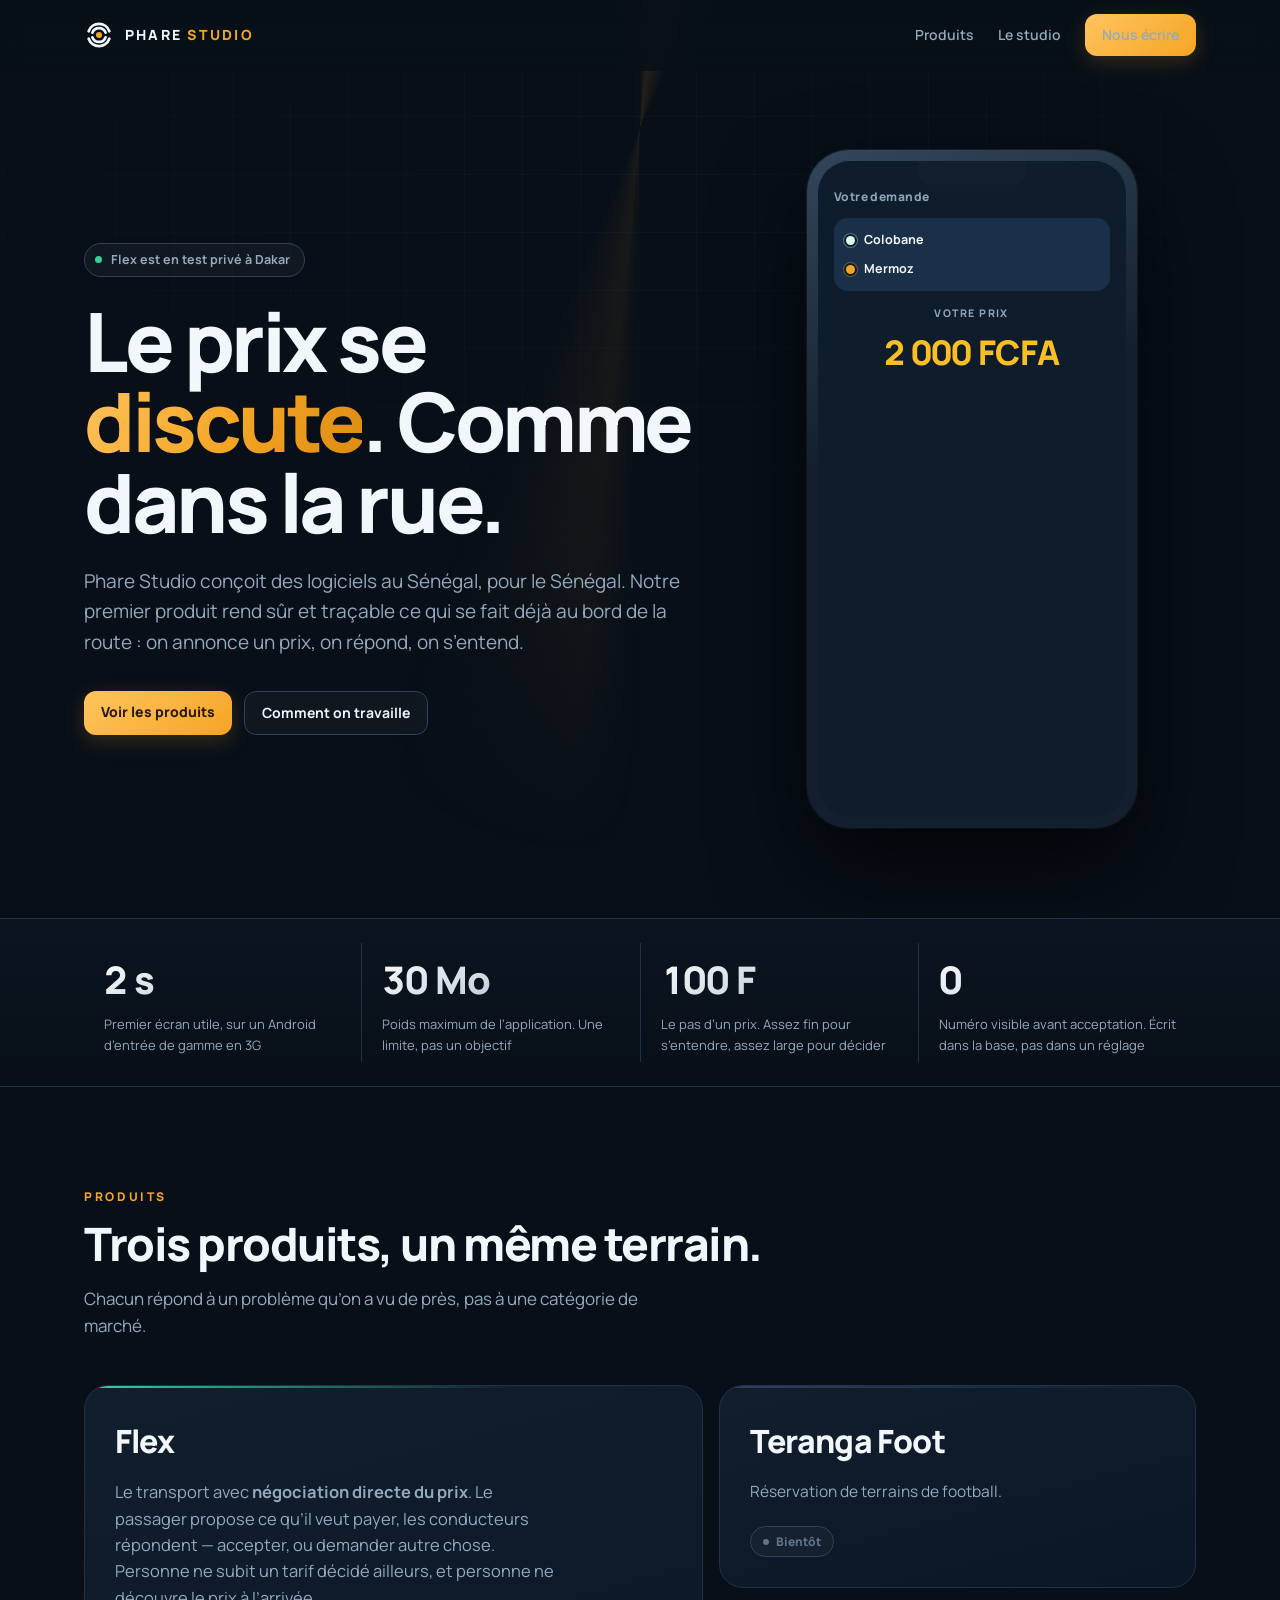
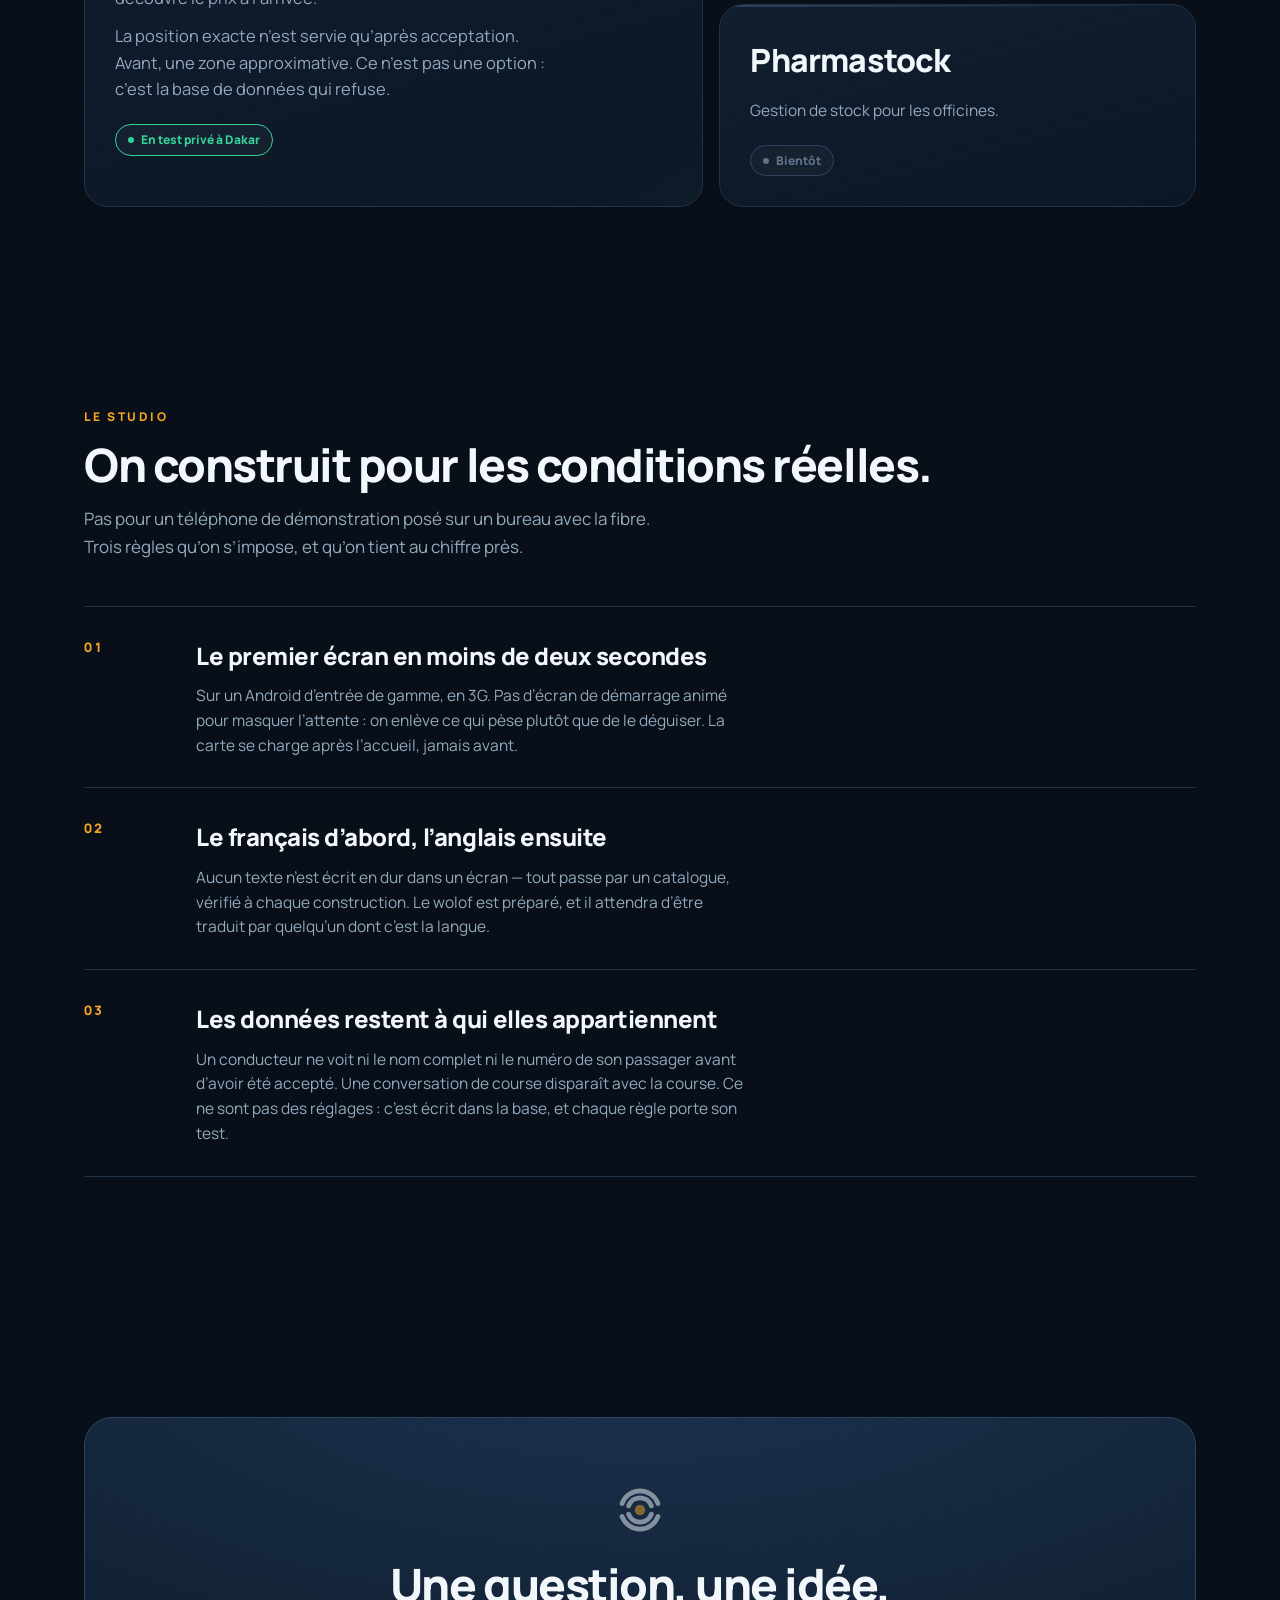
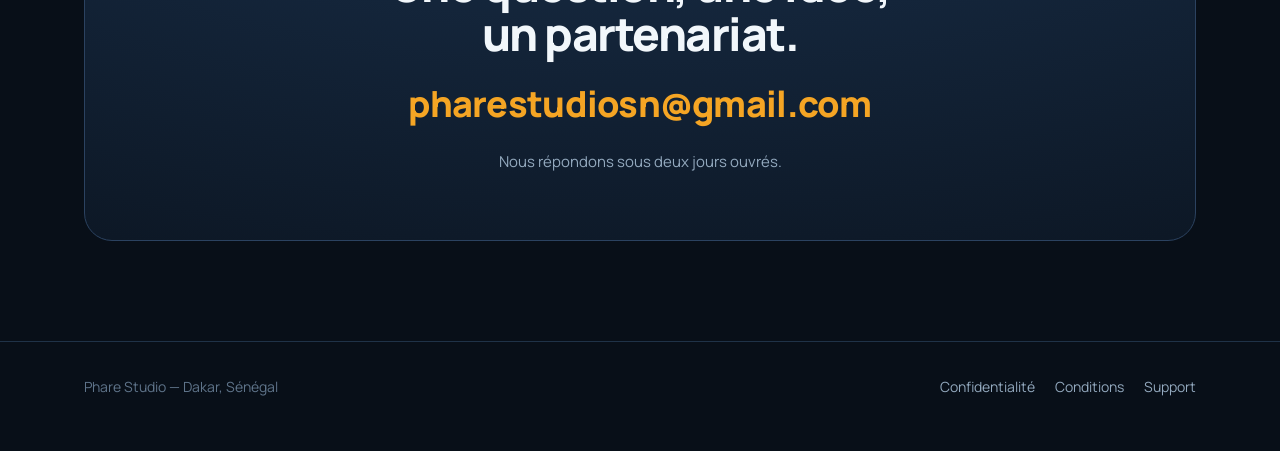
<file: index.html>
<!doctype html>
<html lang="fr">
<head>
<meta charset="utf-8">
<meta name="viewport" content="width=device-width, initial-scale=1">
<title>Phare Studio — logiciels faits au Sénégal</title>
<meta name="description" content="Phare Studio conçoit des logiciels au Sénégal, pour le Sénégal. Flex, le transport avec négociation directe du prix. Teranga Foot et Pharmastock, bientôt.">
<link rel="icon" href="marque.svg" type="image/svg+xml">
<meta name="theme-color" content="#080f18">

<meta property="og:title" content="Phare Studio">
<meta property="og:description" content="Des logiciels faits au Sénégal, pour le Sénégal.">
<meta property="og:url" content="https://pharestudio.sn/">
<meta property="og:type" content="website">
<meta property="og:locale" content="fr_SN">

<link rel="preconnect" href="https://fonts.googleapis.com">
<link rel="preconnect" href="https://fonts.gstatic.com" crossorigin>
<link rel="stylesheet" href="https://fonts.googleapis.com/css2?family=Manrope:wght@400;600;800&display=swap">
<link rel="stylesheet" href="studio.css">
</head>
<body>

<header class="barre" id="barre">
  <div class="enveloppe">
    <a class="logo" href="#haut" aria-label="Phare Studio, accueil">
      <img src="marque.svg" alt="" width="30" height="30">
      <span class="nom">Phare <span>Studio</span></span>
    </a>
    <nav class="liens" aria-label="Sections">
      <a href="#produits">Produits</a>
      <a href="#studio" class="optionnel">Le studio</a>
      <a class="cta" href="#contact">Nous écrire</a>
    </nav>
  </div>
</header>

<main id="haut">

  <!-- ═══════════════════════════════════════════════════ héros ═══════ -->
  <section class="heros">
    <div class="faisceau" aria-hidden="true"></div>
    <div class="quadrillage" aria-hidden="true"></div>

    <div class="enveloppe">
      <div>
        <span class="jeton"><span class="pastille"></span> Flex est en test privé à Dakar</span>

        <h1>Le prix se <em>discute</em>. Comme dans la rue.</h1>

        <p class="chapo">
          Phare Studio conçoit des logiciels au Sénégal, pour le Sénégal. Notre premier produit
          rend sûr et traçable ce qui se fait déjà au bord de la route : on annonce un prix, on
          répond, on s’entend.
        </p>

        <div class="actions">
          <a class="cta" href="#produits">Voir les produits</a>
          <a class="fantome" href="#studio">Comment on travaille</a>
        </div>
      </div>

      <!-- La négociation JOUÉE, pas décrite : un prix proposé, deux réponses,
           une acceptée. Reconstitution en HTML — trois kilo-octets, net sur
           tous les écrans, et aucun visage réel. -->
      <div class="telephone" aria-hidden="true">
        <div class="encoche"></div>
        <div class="ecran">
          <div class="ecran-titre">Votre demande</div>

          <div class="trajet">
            <div class="point"><span class="rond depart"></span> Colobane</div>
            <div class="point"><span class="rond arrivee"></span> Mermoz</div>
          </div>

          <div class="prix-bloc">
            <div class="prix-etiquette">Votre prix</div>
            <div class="prix">2 000 FCFA</div>
          </div>

          <div class="offres">
            <div class="offre a">
              <span class="tete" style="background:#f5a524">M</span>
              <span>
                <span class="nom">Modou</span>
                <span class="dit contre" style="display:block">demande 2 500</span>
              </span>
              <span class="somme">2 500</span>
            </div>

            <div class="offre b retenue">
              <span class="tete" style="background:#34d399">A</span>
              <span>
                <span class="nom">Awa</span>
                <span class="dit accepte" style="display:block">accepte votre prix</span>
              </span>
              <span class="somme">2 000</span>
            </div>
          </div>

          <div class="sceau">Course confirmée avec Awa</div>
        </div>
      </div>
    </div>
  </section>

  <!-- ═════════════════════════════════════════ bande de chiffres ═════ -->
  <div class="bande">
    <div class="enveloppe">
      <div class="chiffre-bloc">
        <div class="valeur">2 s</div>
        <div class="quoi">Premier écran utile, sur un Android d’entrée de gamme en 3G</div>
      </div>
      <div class="chiffre-bloc">
        <div class="valeur">30 Mo</div>
        <div class="quoi">Poids maximum de l’application. Une limite, pas un objectif</div>
      </div>
      <div class="chiffre-bloc">
        <div class="valeur">100 F</div>
        <div class="quoi">Le pas d’un prix. Assez fin pour s’entendre, assez large pour décider</div>
      </div>
      <div class="chiffre-bloc">
        <div class="valeur">0</div>
        <div class="quoi">Numéro visible avant acceptation. Écrit dans la base, pas dans un réglage</div>
      </div>
    </div>
  </div>

  <!-- ═══════════════════════════════════════════════ produits ═══════ -->
  <section id="produits">
    <div class="enveloppe">
      <p class="oeil monte">Produits</p>
      <h2 class="monte">Trois produits, un même terrain.</h2>
      <p class="intro monte">
        Chacun répond à un problème qu’on a vu de près, pas à une catégorie de marché.
      </p>

      <div class="bento">
        <article class="produit vivant grand monte">
          <h3>Flex</h3>
          <p>
            Le transport avec <strong>négociation directe du prix</strong>. Le passager propose ce
            qu’il veut payer, les conducteurs répondent — accepter, ou demander autre chose. Personne
            ne subit un tarif décidé ailleurs, et personne ne découvre le prix à l’arrivée.
          </p>
          <p>
            La position exacte n’est servie qu’après acceptation. Avant, une zone approximative. Ce
            n’est pas une option : c’est la base de données qui refuse.
          </p>
          <span class="etat en-cours">En test privé à Dakar</span>
        </article>

        <div class="duo-bas">
          <article class="produit monte">
            <h3>Teranga Foot</h3>
            <p>Réservation de terrains de football.</p>
            <span class="etat">Bientôt</span>
          </article>

          <article class="produit monte">
            <h3>Pharmastock</h3>
            <p>Gestion de stock pour les officines.</p>
            <span class="etat">Bientôt</span>
          </article>
        </div>
      </div>
    </div>
  </section>

  <!-- ══════════════════════════════════════════════ le studio ═══════ -->
  <section id="studio">
    <div class="enveloppe">
      <p class="oeil monte">Le studio</p>
      <h2 class="monte">On construit pour les conditions réelles.</h2>
      <p class="intro monte">
        Pas pour un téléphone de démonstration posé sur un bureau avec la fibre. Trois règles qu’on
        s’impose, et qu’on tient au chiffre près.
      </p>

      <div class="principes">
        <div class="principe monte">
          <div class="num">01</div>
          <div>
            <h3>Le premier écran en moins de deux secondes</h3>
            <p>
              Sur un Android d’entrée de gamme, en 3G. Pas d’écran de démarrage animé pour masquer
              l’attente : on enlève ce qui pèse plutôt que de le déguiser. La carte se charge après
              l’accueil, jamais avant.
            </p>
          </div>
        </div>

        <div class="principe monte">
          <div class="num">02</div>
          <div>
            <h3>Le français d’abord, l’anglais ensuite</h3>
            <p>
              Aucun texte n’est écrit en dur dans un écran — tout passe par un catalogue, vérifié à
              chaque construction. Le wolof est préparé, et il attendra d’être traduit par quelqu’un
              dont c’est la langue.
            </p>
          </div>
        </div>

        <div class="principe monte">
          <div class="num">03</div>
          <div>
            <h3>Les données restent à qui elles appartiennent</h3>
            <p>
              Un conducteur ne voit ni le nom complet ni le numéro de son passager avant d’avoir été
              accepté. Une conversation de course disparaît avec la course. Ce ne sont pas des
              réglages : c’est écrit dans la base, et chaque règle porte son test.
            </p>
          </div>
        </div>
      </div>
    </div>
  </section>

  <!-- ═══════════════════════════════════════════════ contact ═══════ -->
  <section id="contact">
    <div class="enveloppe">
      <div class="contact monte">
        <img class="lentille" src="marque.svg" alt="" width="52" height="52">
        <h2 style="margin-top:18px">Une question, une idée,<br>un partenariat.</h2>
        <a class="courriel" href="mailto:pharestudiosn@gmail.com">pharestudiosn@gmail.com</a>
        <p style="margin:16px 0 0;color:var(--muted);font-size:15px">
          Nous répondons sous deux jours ouvrés.
        </p>
      </div>
    </div>
  </section>

</main>

<footer>
  <div class="enveloppe">
    <span>Phare Studio — Dakar, Sénégal</span>
    <nav aria-label="Pages légales">
      <a href="confidentialite.html">Confidentialité</a>
      <a href="conditions.html">Conditions</a>
      <a href="support.html">Support</a>
    </nav>
  </div>
</footer>

<script>
  // Deux effets, et rien d'autre. Pas de bibliothèque : quelques lignes valent
  // mieux que quarante kilo-octets pour poser une classe.
  (function () {
    var barre = document.getElementById('barre');
    var surDefilement = function () {
      barre.classList.toggle('posee', window.scrollY > 12);
    };
    surDefilement();
    window.addEventListener('scroll', surDefilement, { passive: true });

    // Les blocs montent en entrant dans l'écran. `IntersectionObserver` plutôt
    // qu'un calcul au défilement : le navigateur le fait hors du fil principal.
    // Absent — ou mouvement réduit — tout reste simplement visible.
    var doux = window.matchMedia('(prefers-reduced-motion: reduce)').matches;
    if (doux || !('IntersectionObserver' in window)) {
      document.querySelectorAll('.monte').forEach(function (n) { n.classList.add('vu'); });
      return;
    }
    var guetteur = new IntersectionObserver(function (entrees) {
      entrees.forEach(function (e) {
        if (!e.isIntersecting) return;
        e.target.classList.add('vu');
        guetteur.unobserve(e.target);
      });
    }, { rootMargin: '0px 0px -12% 0px' });
    document.querySelectorAll('.monte').forEach(function (n, i) {
      n.style.transitionDelay = (i % 4) * 70 + 'ms';
      guetteur.observe(n);
    });
  })();
</script>

</body>
</html>
</file>
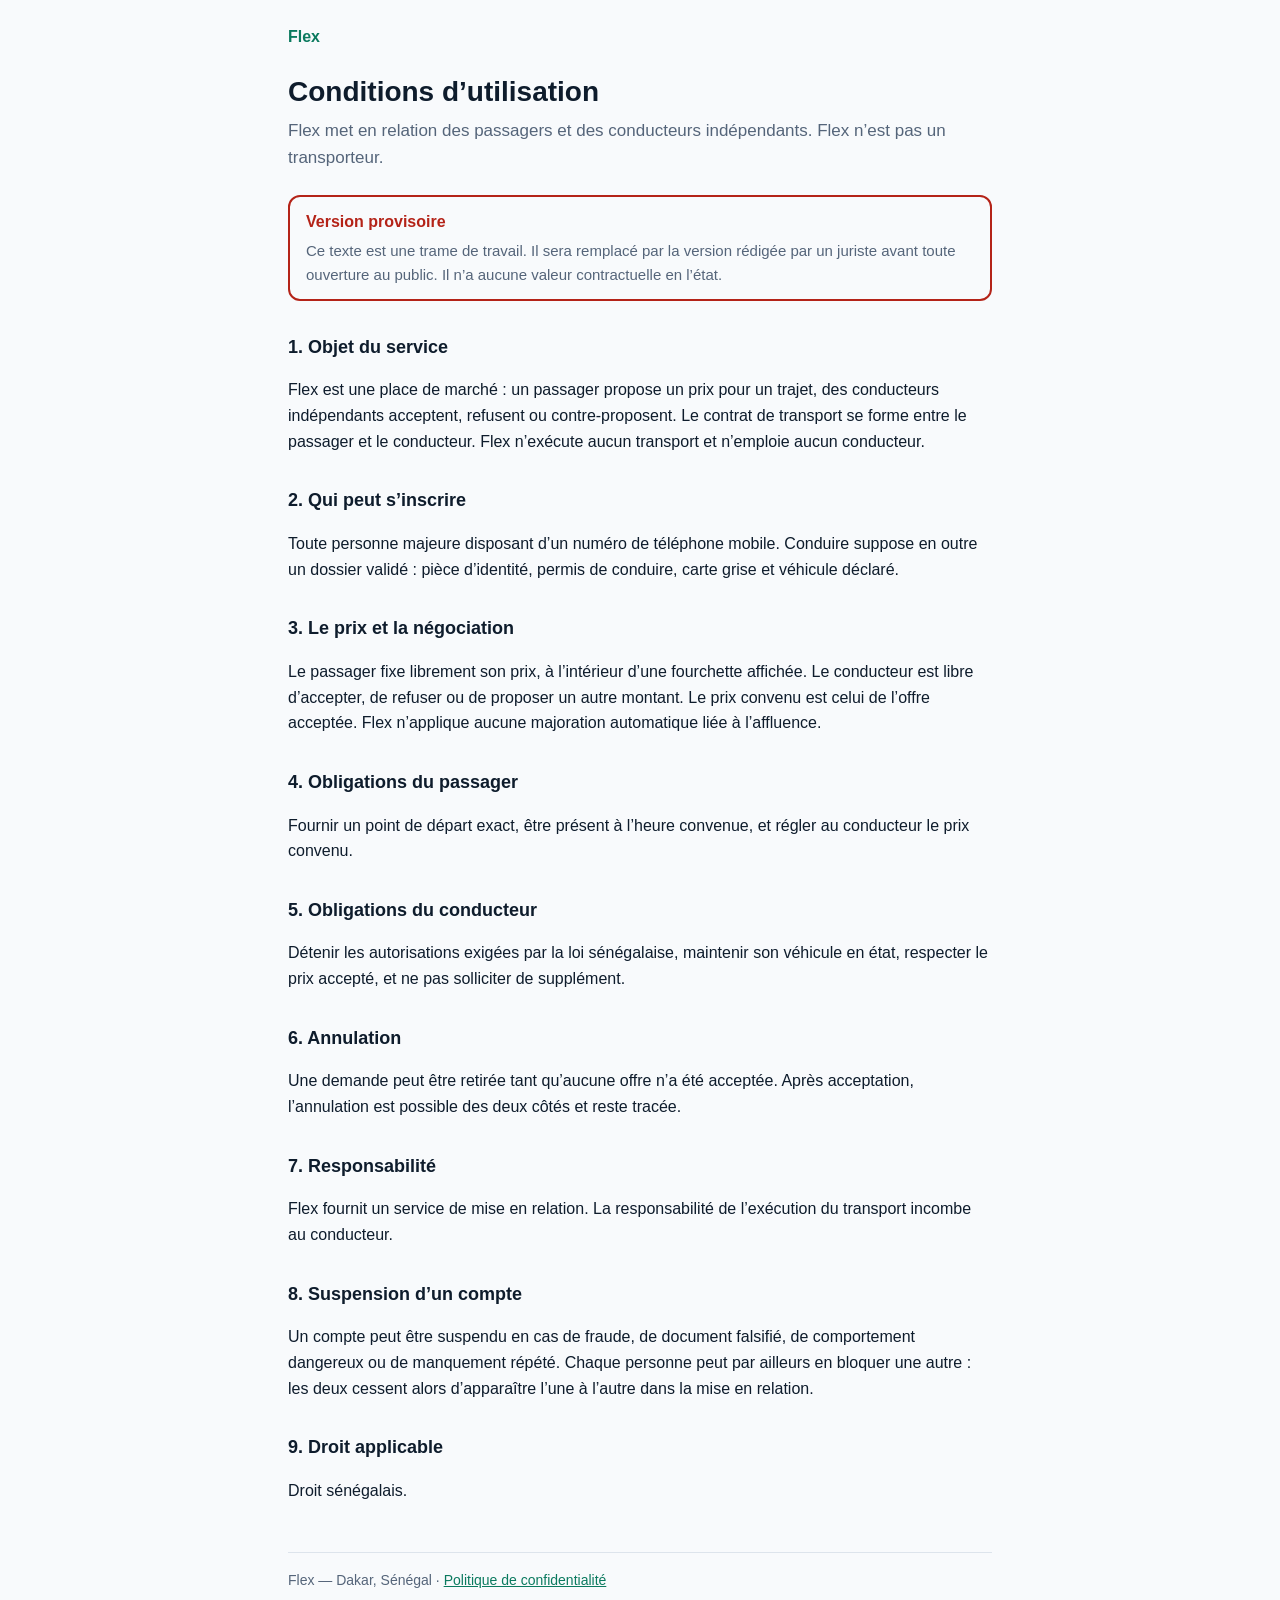
<file: conditions.html>
<!doctype html>
<html lang="fr">
<head>
<meta charset="utf-8">
<meta name="viewport" content="width=device-width, initial-scale=1">
<title>Conditions d’utilisation — Flex</title>
<link rel="stylesheet" href="style.css">
</head>
<body>
<main>
<a class="marque" href="./">Flex</a>

<h1>Conditions d’utilisation</h1>
<p class="intro">Flex met en relation des passagers et des conducteurs indépendants. Flex n’est pas un transporteur.</p>

<div class="avis">
  <strong>Version provisoire</strong>
  <p>Ce texte est une trame de travail. Il sera remplacé par la version rédigée
  par un juriste avant toute ouverture au public. Il n’a aucune valeur
  contractuelle en l’état.</p>
</div>

<h2>1. Objet du service</h2>
<p>Flex est une place de marché : un passager propose un prix pour un trajet, des
conducteurs indépendants acceptent, refusent ou contre-proposent. Le contrat de
transport se forme entre le passager et le conducteur. Flex n’exécute aucun
transport et n’emploie aucun conducteur.</p>

<h2>2. Qui peut s’inscrire</h2>
<p>Toute personne majeure disposant d’un numéro de téléphone mobile. Conduire
suppose en outre un dossier validé : pièce d’identité, permis de conduire, carte
grise et véhicule déclaré.</p>

<h2>3. Le prix et la négociation</h2>
<p>Le passager fixe librement son prix, à l’intérieur d’une fourchette affichée.
Le conducteur est libre d’accepter, de refuser ou de proposer un autre montant.
Le prix convenu est celui de l’offre acceptée. Flex n’applique aucune majoration
automatique liée à l’affluence.</p>

<h2>4. Obligations du passager</h2>
<p>Fournir un point de départ exact, être présent à l’heure convenue, et régler
au conducteur le prix convenu.</p>

<h2>5. Obligations du conducteur</h2>
<p>Détenir les autorisations exigées par la loi sénégalaise, maintenir son
véhicule en état, respecter le prix accepté, et ne pas solliciter de supplément.</p>

<h2>6. Annulation</h2>
<p>Une demande peut être retirée tant qu’aucune offre n’a été acceptée. Après
acceptation, l’annulation est possible des deux côtés et reste tracée.</p>

<h2>7. Responsabilité</h2>
<p>Flex fournit un service de mise en relation. La responsabilité de l’exécution
du transport incombe au conducteur.</p>

<h2>8. Suspension d’un compte</h2>
<p>Un compte peut être suspendu en cas de fraude, de document falsifié, de
comportement dangereux ou de manquement répété. Chaque personne peut par
ailleurs en bloquer une autre : les deux cessent alors d’apparaître l’une à
l’autre dans la mise en relation.</p>

<h2>9. Droit applicable</h2>
<p>Droit sénégalais.</p>

<footer>
  Flex — Dakar, Sénégal · <a href="confidentialite.html">Politique de confidentialité</a>
</footer>
</main>
</body>
</html>
</file>
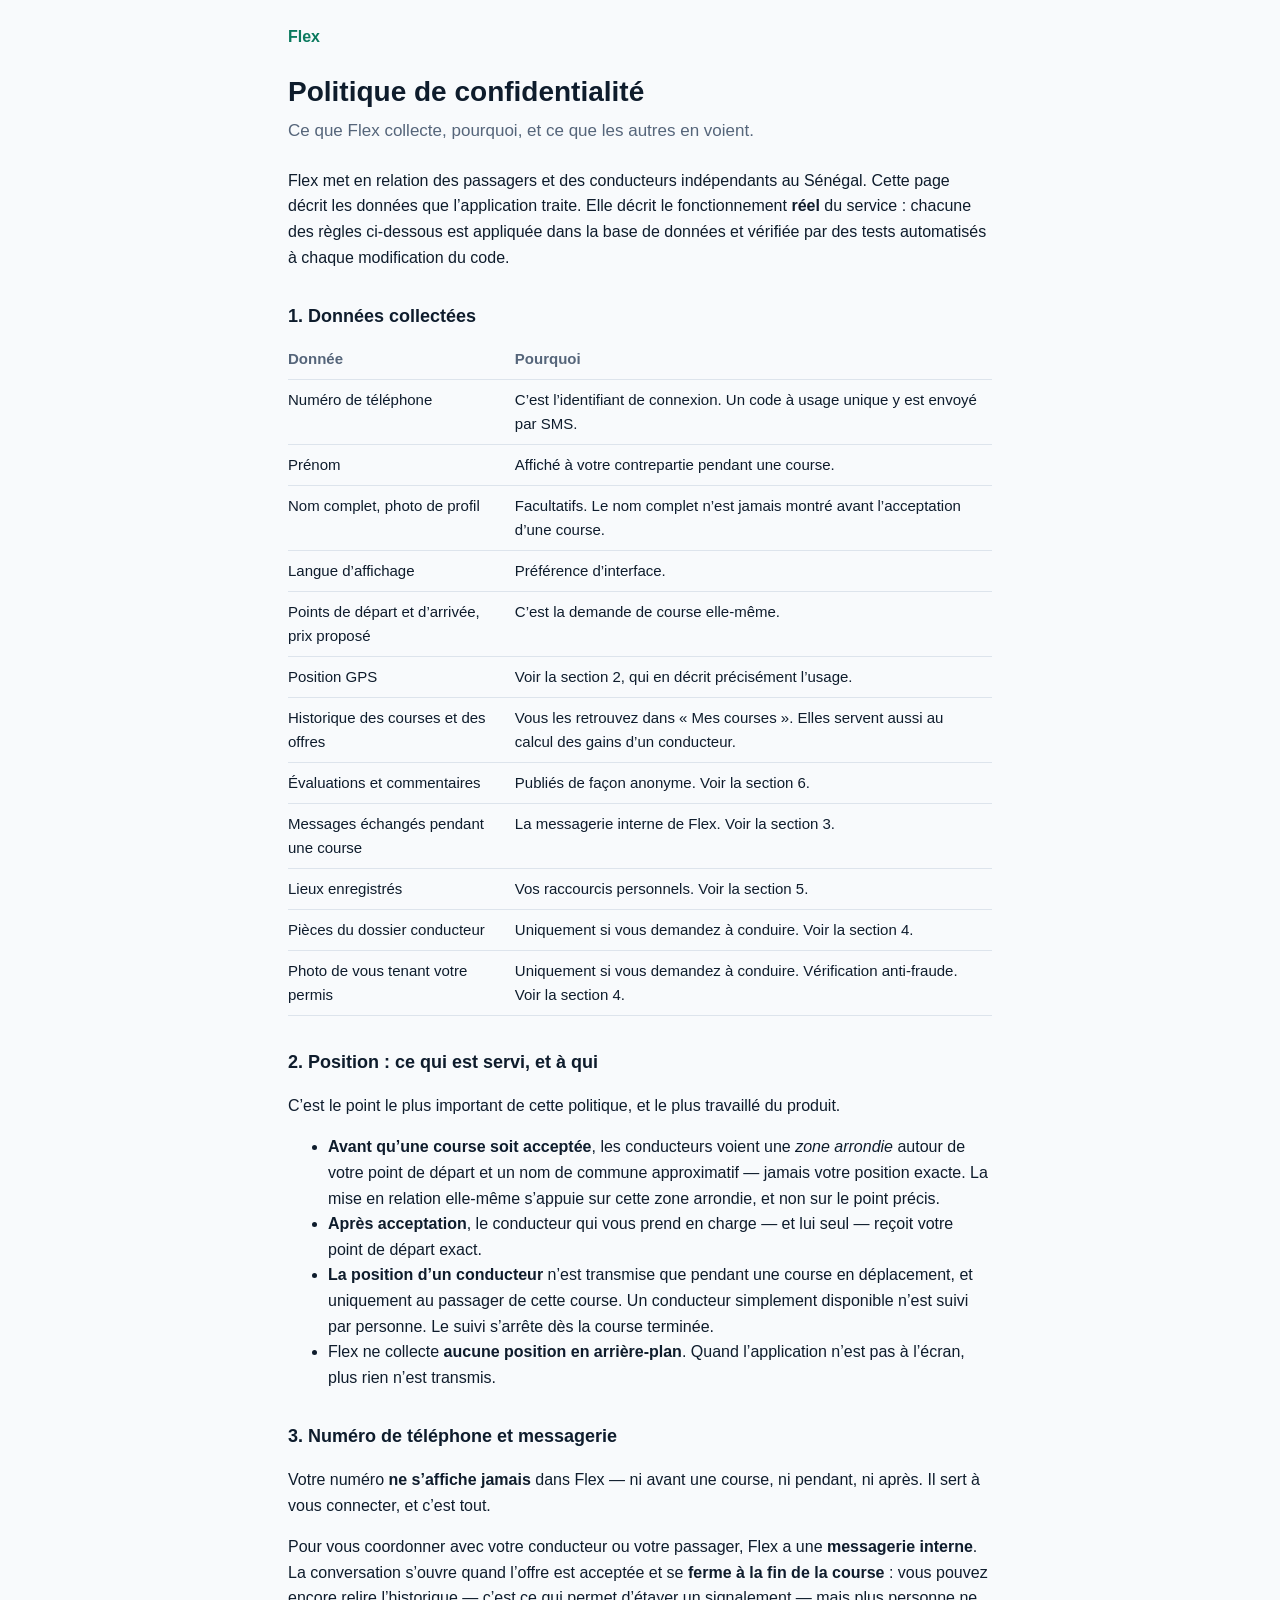
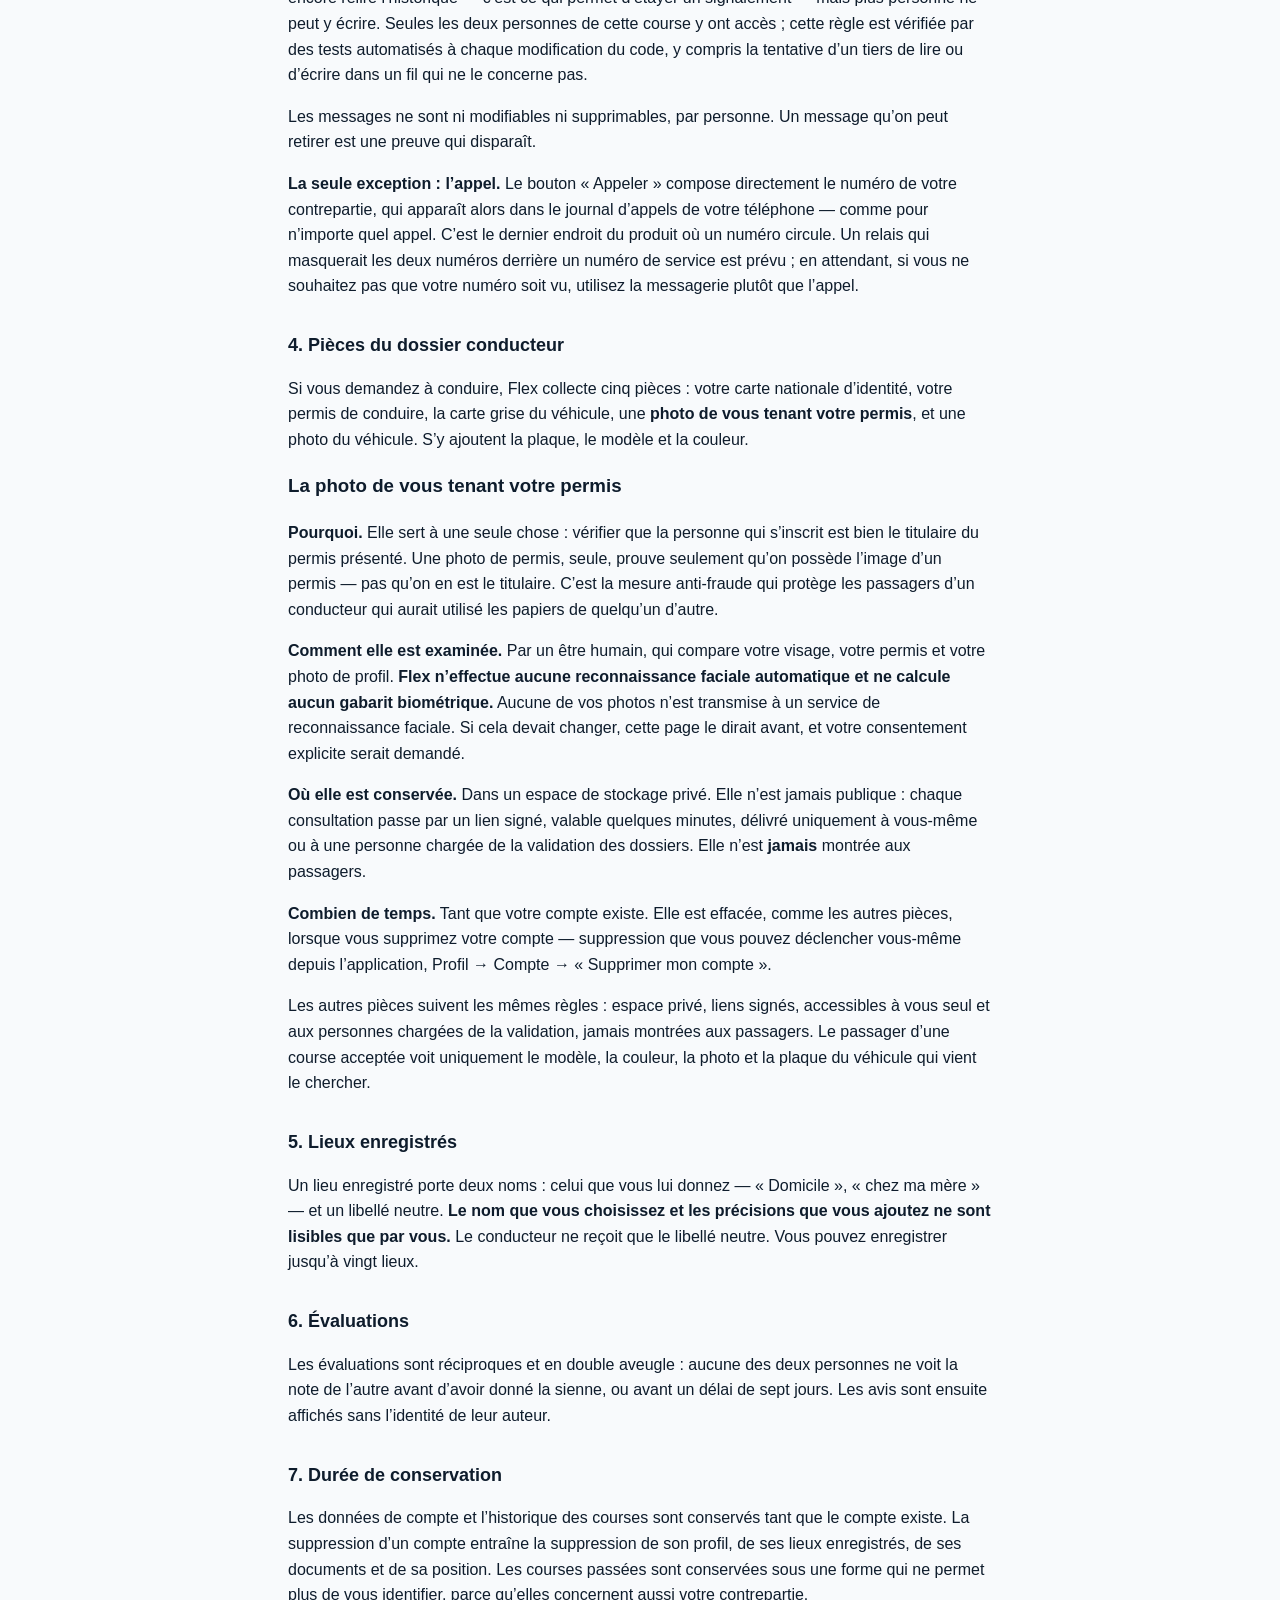
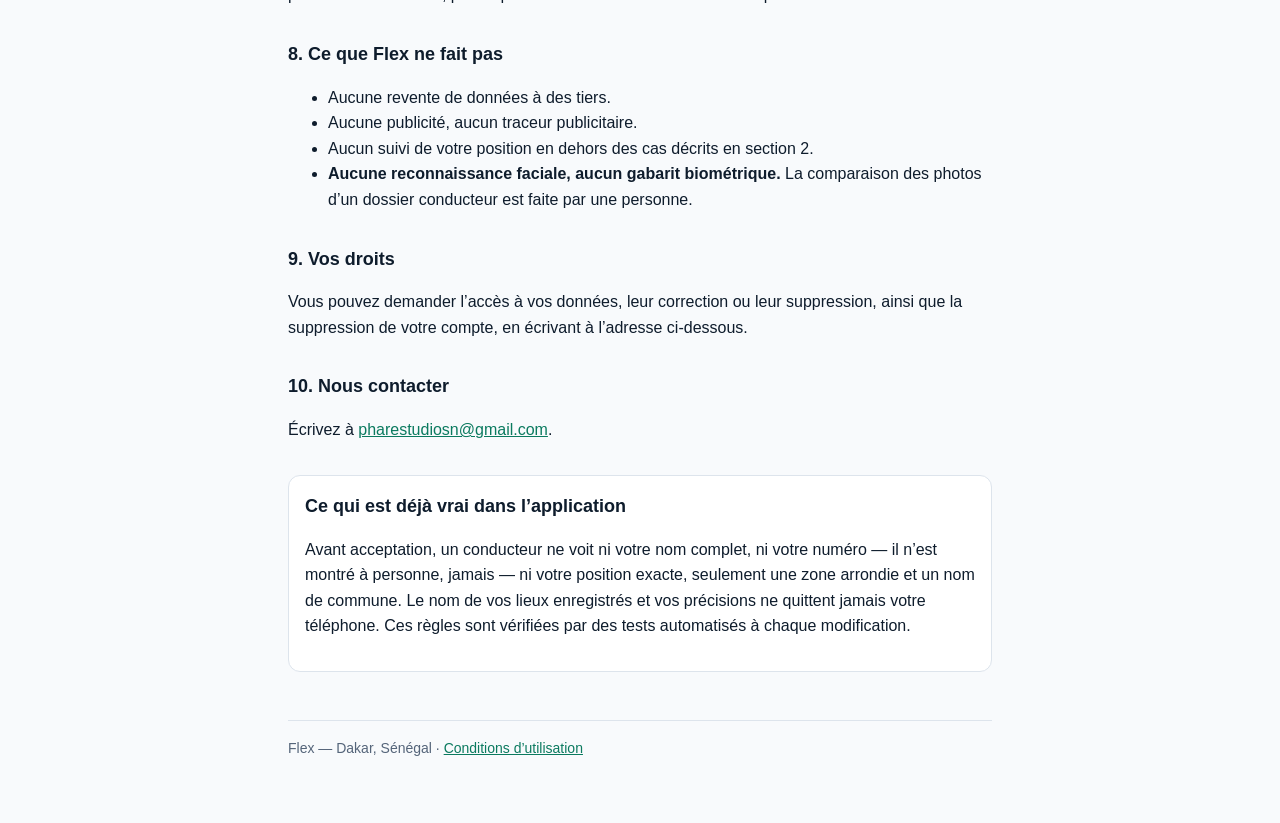
<file: confidentialite.html>
<!doctype html>
<html lang="fr">
<head>
<meta charset="utf-8">
<meta name="viewport" content="width=device-width, initial-scale=1">
<title>Politique de confidentialité — Flex</title>
<link rel="stylesheet" href="style.css">
</head>
<body>
<main>
<a class="marque" href="./">Flex</a>

<h1>Politique de confidentialité</h1>
<p class="intro">Ce que Flex collecte, pourquoi, et ce que les autres en voient.</p>

<p>Flex met en relation des passagers et des conducteurs indépendants au Sénégal.
Cette page décrit les données que l’application traite. Elle décrit le
fonctionnement <strong>réel</strong> du service : chacune des règles ci-dessous est
appliquée dans la base de données et vérifiée par des tests automatisés à chaque
modification du code.</p>

<h2>1. Données collectées</h2>
<table>
  <tr><th>Donnée</th><th>Pourquoi</th></tr>
  <tr><td>Numéro de téléphone</td><td>C’est l’identifiant de connexion. Un code à usage unique y est envoyé par SMS.</td></tr>
  <tr><td>Prénom</td><td>Affiché à votre contrepartie pendant une course.</td></tr>
  <tr><td>Nom complet, photo de profil</td><td>Facultatifs. Le nom complet n’est jamais montré avant l’acceptation d’une course.</td></tr>
  <tr><td>Langue d’affichage</td><td>Préférence d’interface.</td></tr>
  <tr><td>Points de départ et d’arrivée, prix proposé</td><td>C’est la demande de course elle-même.</td></tr>
  <tr><td>Position GPS</td><td>Voir la section 2, qui en décrit précisément l’usage.</td></tr>
  <tr><td>Historique des courses et des offres</td><td>Vous les retrouvez dans « Mes courses ». Elles servent aussi au calcul des gains d’un conducteur.</td></tr>
  <tr><td>Évaluations et commentaires</td><td>Publiés de façon anonyme. Voir la section 6.</td></tr>
  <tr><td>Messages échangés pendant une course</td><td>La messagerie interne de Flex. Voir la section 3.</td></tr>
  <tr><td>Lieux enregistrés</td><td>Vos raccourcis personnels. Voir la section 5.</td></tr>
  <tr><td>Pièces du dossier conducteur</td><td>Uniquement si vous demandez à conduire. Voir la section 4.</td></tr>
  <tr><td>Photo de vous tenant votre permis</td><td>Uniquement si vous demandez à conduire. Vérification anti-fraude. Voir la section 4.</td></tr>
</table>

<h2>2. Position : ce qui est servi, et à qui</h2>
<p>C’est le point le plus important de cette politique, et le plus travaillé du
produit.</p>
<ul>
  <li><strong>Avant qu’une course soit acceptée</strong>, les conducteurs voient une
  <em>zone arrondie</em> autour de votre point de départ et un nom de commune
  approximatif — jamais votre position exacte. La mise en relation elle-même
  s’appuie sur cette zone arrondie, et non sur le point précis.</li>
  <li><strong>Après acceptation</strong>, le conducteur qui vous prend en charge — et
  lui seul — reçoit votre point de départ exact.</li>
  <li><strong>La position d’un conducteur</strong> n’est transmise que pendant une
  course en déplacement, et uniquement au passager de cette course. Un conducteur
  simplement disponible n’est suivi par personne. Le suivi s’arrête dès la course
  terminée.</li>
  <li>Flex ne collecte <strong>aucune position en arrière-plan</strong>. Quand
  l’application n’est pas à l’écran, plus rien n’est transmis.</li>
</ul>

<h2>3. Numéro de téléphone et messagerie</h2>
<p>Votre numéro <strong>ne s’affiche jamais</strong> dans Flex — ni avant une course,
ni pendant, ni après. Il sert à vous connecter, et c’est tout.</p>
<p>Pour vous coordonner avec votre conducteur ou votre passager, Flex a une
<strong>messagerie interne</strong>. La conversation s’ouvre quand l’offre est
acceptée et se <strong>ferme à la fin de la course</strong> : vous pouvez encore
relire l’historique — c’est ce qui permet d’étayer un signalement — mais plus
personne ne peut y écrire. Seules les deux personnes de cette course y ont
accès ; cette règle est vérifiée par des tests automatisés à chaque modification
du code, y compris la tentative d’un tiers de lire ou d’écrire dans un fil qui
ne le concerne pas.</p>
<p>Les messages ne sont ni modifiables ni supprimables, par personne. Un message
qu’on peut retirer est une preuve qui disparaît.</p>
<p><strong>La seule exception : l’appel.</strong> Le bouton « Appeler » compose
directement le numéro de votre contrepartie, qui apparaît alors dans le
journal d’appels de votre téléphone — comme pour n’importe quel appel. C’est le
dernier endroit du produit où un numéro circule. Un relais qui masquerait les
deux numéros derrière un numéro de service est prévu ; en attendant, si vous ne
souhaitez pas que votre numéro soit vu, utilisez la messagerie plutôt que
l’appel.</p>

<h2>4. Pièces du dossier conducteur</h2>
<p>Si vous demandez à conduire, Flex collecte cinq pièces : votre carte nationale
d’identité, votre permis de conduire, la carte grise du véhicule, une
<strong>photo de vous tenant votre permis</strong>, et une photo du véhicule.
S’y ajoutent la plaque, le modèle et la couleur.</p>

<h3>La photo de vous tenant votre permis</h3>
<p><strong>Pourquoi.</strong> Elle sert à une seule chose : vérifier que la
personne qui s’inscrit est bien le titulaire du permis présenté. Une photo de
permis, seule, prouve seulement qu’on possède l’image d’un permis — pas qu’on en
est le titulaire. C’est la mesure anti-fraude qui protège les passagers d’un
conducteur qui aurait utilisé les papiers de quelqu’un d’autre.</p>
<p><strong>Comment elle est examinée.</strong> Par un être humain, qui compare
votre visage, votre permis et votre photo de profil. <strong>Flex n’effectue
aucune reconnaissance faciale automatique et ne calcule aucun gabarit
biométrique.</strong> Aucune de vos photos n’est transmise à un service de
reconnaissance faciale. Si cela devait changer, cette page le dirait avant, et
votre consentement explicite serait demandé.</p>
<p><strong>Où elle est conservée.</strong> Dans un espace de stockage privé. Elle
n’est jamais publique : chaque consultation passe par un lien signé, valable
quelques minutes, délivré uniquement à vous-même ou à une personne chargée de la
validation des dossiers. Elle n’est <strong>jamais</strong> montrée aux
passagers.</p>
<p><strong>Combien de temps.</strong> Tant que votre compte existe. Elle est
effacée, comme les autres pièces, lorsque vous supprimez votre compte —
suppression que vous pouvez déclencher vous-même depuis l’application, Profil →
Compte → « Supprimer mon compte ».</p>

<p>Les autres pièces suivent les mêmes règles : espace privé, liens signés,
accessibles à vous seul et aux personnes chargées de la validation, jamais
montrées aux passagers. Le passager d’une course acceptée voit uniquement le
modèle, la couleur, la photo et la plaque du véhicule qui vient le chercher.</p>

<h2>5. Lieux enregistrés</h2>
<p>Un lieu enregistré porte deux noms : celui que vous lui donnez — « Domicile »,
« chez ma mère » — et un libellé neutre. <strong>Le nom que vous choisissez et les
précisions que vous ajoutez ne sont lisibles que par vous.</strong> Le conducteur ne
reçoit que le libellé neutre. Vous pouvez enregistrer jusqu’à vingt lieux.</p>

<h2>6. Évaluations</h2>
<p>Les évaluations sont réciproques et en double aveugle : aucune des deux
personnes ne voit la note de l’autre avant d’avoir donné la sienne, ou avant un
délai de sept jours. Les avis sont ensuite affichés sans l’identité de leur
auteur.</p>

<h2>7. Durée de conservation</h2>
<p>Les données de compte et l’historique des courses sont conservés tant que le
compte existe. La suppression d’un compte entraîne la suppression de son profil,
de ses lieux enregistrés, de ses documents et de sa position. Les courses passées
sont conservées sous une forme qui ne permet plus de vous identifier, parce
qu’elles concernent aussi votre contrepartie.</p>

<h2>8. Ce que Flex ne fait pas</h2>
<ul>
  <li>Aucune revente de données à des tiers.</li>
  <li>Aucune publicité, aucun traceur publicitaire.</li>
  <li>Aucun suivi de votre position en dehors des cas décrits en section 2.</li>
  <li><strong>Aucune reconnaissance faciale, aucun gabarit biométrique.</strong>
  La comparaison des photos d’un dossier conducteur est faite par une personne.</li>
</ul>

<h2>9. Vos droits</h2>
<p>Vous pouvez demander l’accès à vos données, leur correction ou leur suppression,
ainsi que la suppression de votre compte, en écrivant à l’adresse ci-dessous.</p>

<h2>10. Nous contacter</h2>
<p>Écrivez à <a href="mailto:pharestudiosn@gmail.com">pharestudiosn@gmail.com</a>.</p>

<div class="encart">
  <h2>Ce qui est déjà vrai dans l’application</h2>
  <p>Avant acceptation, un conducteur ne voit ni votre nom complet, ni votre
  numéro — il n’est montré à personne, jamais — ni votre position exacte, seulement une zone arrondie et un nom de
  commune. Le nom de vos lieux enregistrés et vos précisions ne quittent jamais
  votre téléphone. Ces règles sont vérifiées par des tests automatisés à chaque
  modification.</p>
</div>

<footer>
  Flex — Dakar, Sénégal · <a href="conditions.html">Conditions d’utilisation</a>
</footer>
</main>
</body>
</html>
</file>
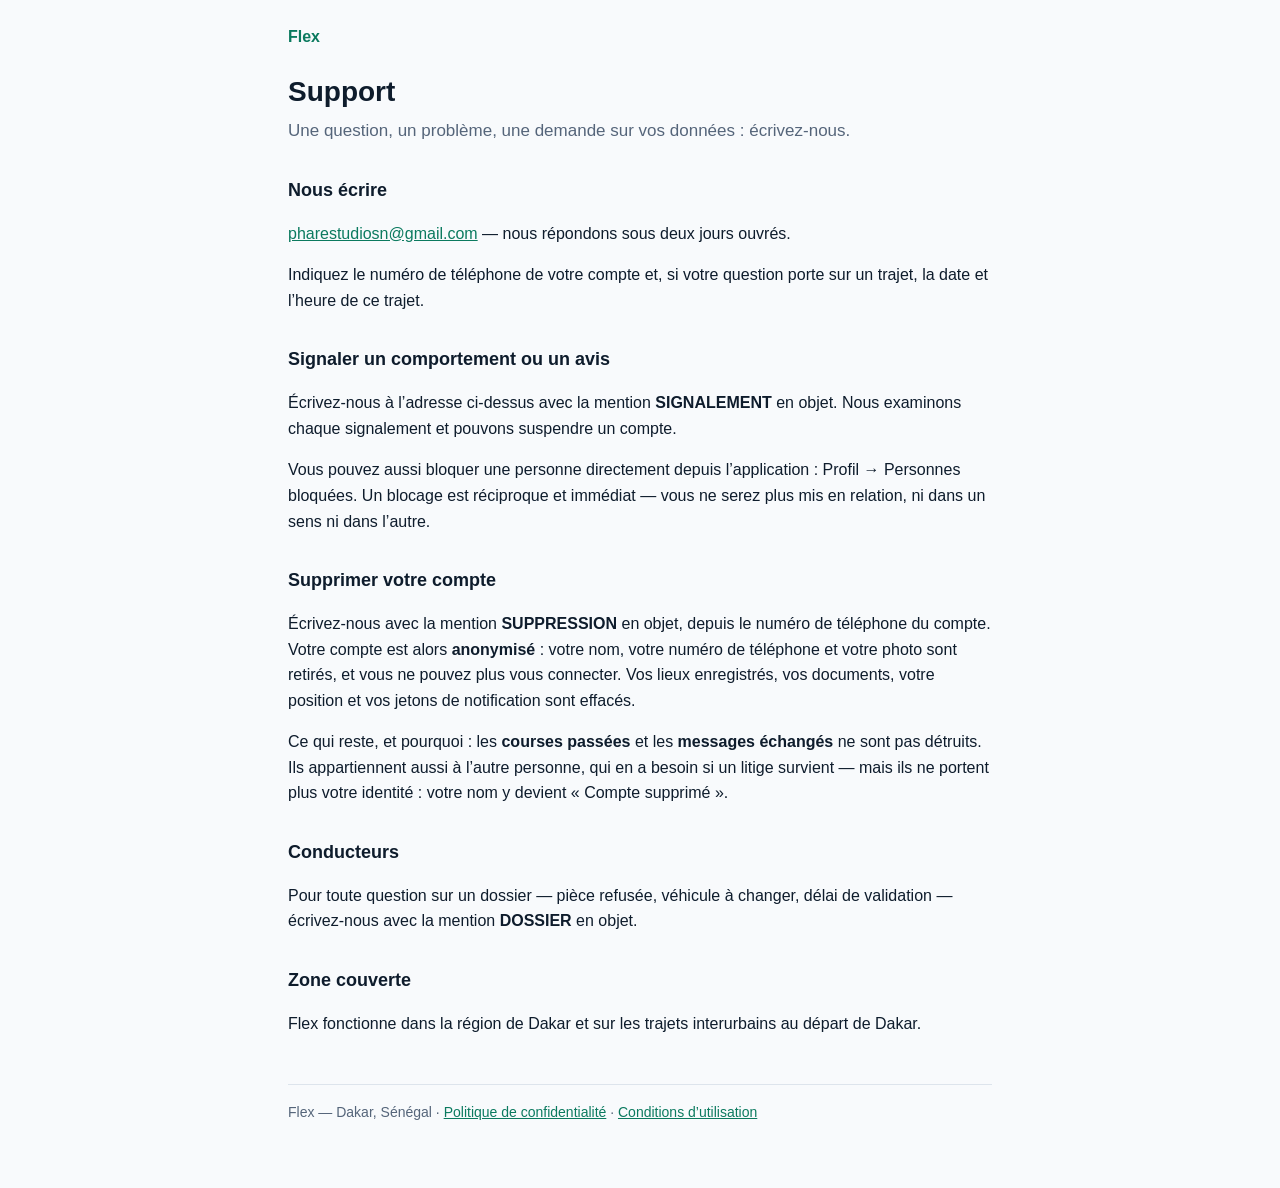
<file: support.html>
<!doctype html>
<html lang="fr">
<head>
<meta charset="utf-8">
<meta name="viewport" content="width=device-width, initial-scale=1">
<title>Support — Flex</title>
<link rel="stylesheet" href="style.css">
</head>
<body>
<main>
<a class="marque" href="./">Flex</a>

<h1>Support</h1>
<p class="intro">Une question, un problème, une demande sur vos données : écrivez-nous.</p>

<h2>Nous écrire</h2>
<p><a href="mailto:pharestudiosn@gmail.com">pharestudiosn@gmail.com</a> — nous
répondons sous deux jours ouvrés.</p>
<p>Indiquez le numéro de téléphone de votre compte et, si votre question porte sur
un trajet, la date et l’heure de ce trajet.</p>

<h2>Signaler un comportement ou un avis</h2>
<p>Écrivez-nous à l’adresse ci-dessus avec la mention <strong>SIGNALEMENT</strong>
en objet. Nous examinons chaque signalement et pouvons suspendre un compte.</p>
<p>Vous pouvez aussi bloquer une personne directement depuis l’application :
Profil → Personnes bloquées. Un blocage est réciproque et immédiat — vous ne
serez plus mis en relation, ni dans un sens ni dans l’autre.</p>

<h2>Supprimer votre compte</h2>
<p>Écrivez-nous avec la mention <strong>SUPPRESSION</strong> en objet, depuis le
numéro de téléphone du compte. Votre compte est alors <strong>anonymisé</strong> :
votre nom, votre numéro de téléphone et votre photo sont retirés, et vous ne
pouvez plus vous connecter. Vos lieux enregistrés, vos documents, votre position
et vos jetons de notification sont effacés.</p>
<p>Ce qui reste, et pourquoi : les <strong>courses passées</strong> et les
<strong>messages échangés</strong> ne sont pas détruits. Ils appartiennent aussi à
l’autre personne, qui en a besoin si un litige survient — mais ils ne portent plus
votre identité : votre nom y devient « Compte supprimé ».</p>

<h2>Conducteurs</h2>
<p>Pour toute question sur un dossier — pièce refusée, véhicule à changer, délai
de validation — écrivez-nous avec la mention <strong>DOSSIER</strong> en objet.</p>

<h2>Zone couverte</h2>
<p>Flex fonctionne dans la région de Dakar et sur les trajets interurbains au
départ de Dakar.</p>

<footer>
  Flex — Dakar, Sénégal ·
  <a href="confidentialite.html">Politique de confidentialité</a> ·
  <a href="conditions.html">Conditions d’utilisation</a>
</footer>
</main>
</body>
</html>
</file>
<file: studio.css>
/*
 * Phare Studio — la vitrine.
 *
 * ── SOMBRE, ET SEULEMENT SOMBRE ────────────────────────────────────────────
 * Pas de bascule de thème : la marque est une lumière, et une lumière ne se
 * montre pas sur fond blanc. Choix assumé — d'où le fond peint explicitement.
 *
 * ── AUCUNE DÉPENDANCE ──────────────────────────────────────────────────────
 * Pas de cadre, pas de compilation, une police. Le site est lu depuis Dakar,
 * souvent en 3G : ce qu'on n'envoie pas est ce qui arrive le plus vite. Le
 * faisceau et la négociation animée sont en CSS pur, pas en vidéo — quelques
 * kilo-octets contre plusieurs mégaoctets.
 */

:root {
  --nuit: #080f18;
  --nuit2: #0d1826;
  --carte: #111e2e;
  --ligne: #1f3247;
  --ligne2: #2b4260;
  --ink: #f2f7fb;
  --muted: #93a9be;
  --faint: #5f748a;
  --ambre: #f5a524;
  --ambre-clair: #ffc45f;
  --vert: #34d399;
}

* { box-sizing: border-box; }
html { scroll-behavior: smooth; }

body {
  margin: 0;
  background: var(--nuit);
  color: var(--ink);
  font-family: 'Manrope', -apple-system, BlinkMacSystemFont, 'Segoe UI', Roboto, sans-serif;
  font-size: 17px;
  line-height: 1.6;
  -webkit-font-smoothing: antialiased;
  overflow-x: hidden;
}

a { color: inherit; }
img, svg { max-width: 100%; }
.enveloppe { max-width: 1160px; margin: 0 auto; padding: 0 24px; }

/* ══════════════════════════════════════════════ barre ══════════════════ */
.barre {
  position: fixed; top: 0; left: 0; right: 0; z-index: 40;
  background: #080f18cc;
  backdrop-filter: blur(14px);
  border-bottom: 1px solid transparent;
  transition: border-color 220ms ease, background 220ms ease;
}
.barre.posee { border-bottom-color: var(--ligne); background: #080f18f2; }
.barre .enveloppe {
  display: flex; align-items: center; justify-content: space-between;
  gap: 20px; padding-top: 14px; padding-bottom: 14px;
}
.logo { display: flex; align-items: center; gap: 11px; text-decoration: none; }
.logo .nom { font-size: 14px; font-weight: 800; letter-spacing: 0.16em; text-transform: uppercase; }
.logo .nom span { color: var(--ambre); }
.liens { display: flex; gap: 24px; align-items: center; }
.liens a { font-size: 14px; font-weight: 600; color: var(--muted); text-decoration: none; transition: color 140ms ease; }
.liens a:hover { color: var(--ink); }
@media (max-width: 680px) { .liens a.optionnel { display: none; } }

.cta {
  display: inline-block; padding: 10px 17px; border-radius: 12px;
  background: linear-gradient(140deg, var(--ambre-clair), var(--ambre));
  color: #2a1a02; font-size: 14px; font-weight: 800; text-decoration: none;
  box-shadow: 0 6px 22px #f5a52433;
  transition: filter 140ms ease, transform 90ms ease, box-shadow 200ms ease;
}
.cta:hover { filter: brightness(1.06); box-shadow: 0 10px 30px #f5a5244d; }
.cta:active { transform: translateY(1px); }

/* ══════════════════════════════════════════════ héros ══════════════════ */
.heros {
  position: relative; overflow: hidden;
  padding: 150px 0 90px;
  min-height: 100svh;
  display: flex; align-items: center;
}

/* ── LE FAISCEAU ──
   Un phare ne brille pas : il tourne. C'est le seul ornement du site, et il
   dit quelque chose — deux éclats opposés, comme une vraie optique. Le dégradé
   conique fait le balayage, le masque radial empêche le carré de se voir. */
.faisceau {
  position: absolute; z-index: 0;
  top: -70vmax; left: 50%; width: 160vmax; height: 160vmax;
  margin-left: -80vmax;
  background: conic-gradient(
    from 0deg,
    transparent 0deg,
    #f5a5241f 6deg, #f5a52400 26deg,
    transparent 180deg,
    #f5a52414 186deg, #f5a52400 204deg,
    transparent 360deg
  );
  -webkit-mask-image: radial-gradient(closest-side, #000 0%, #0009 45%, transparent 72%);
  mask-image: radial-gradient(closest-side, #000 0%, #0009 45%, transparent 72%);
  pointer-events: none;
}
@media (prefers-reduced-motion: no-preference) {
  .faisceau { animation: balayer 16s linear infinite; }
}
@keyframes balayer { to { transform: rotate(360deg); } }

.quadrillage {
  position: absolute; inset: 0; z-index: 0; pointer-events: none;
  background-image:
    linear-gradient(#ffffff07 1px, transparent 1px),
    linear-gradient(90deg, #ffffff07 1px, transparent 1px);
  background-size: 58px 58px;
  -webkit-mask-image: radial-gradient(120% 80% at 50% 20%, #000, transparent 70%);
  mask-image: radial-gradient(120% 80% at 50% 20%, #000, transparent 70%);
}

.heros .enveloppe {
  position: relative; z-index: 2;
  display: grid; grid-template-columns: 1.15fr 0.85fr;
  gap: 56px; align-items: center;
}
@media (max-width: 940px) {
  .heros { min-height: 0; padding: 128px 0 72px; }
  .heros .enveloppe { grid-template-columns: 1fr; gap: 44px; }
}

.jeton {
  display: inline-flex; align-items: center; gap: 9px;
  padding: 6px 14px 6px 10px; border-radius: 999px;
  border: 1px solid var(--ligne2); background: #ffffff0a;
  font-size: 12.5px; font-weight: 700; color: var(--muted);
}
.pastille { width: 7px; height: 7px; border-radius: 999px; background: var(--vert); }
@media (prefers-reduced-motion: no-preference) {
  .pastille { animation: battement 2.4s ease-in-out infinite; }
}
@keyframes battement {
  0%, 100% { box-shadow: 0 0 0 3px #34d39930; }
  50% { box-shadow: 0 0 0 7px #34d39910; }
}

h1 {
  margin: 24px 0 0;
  font-size: clamp(42px, 6.4vw, 82px);
  font-weight: 800; letter-spacing: -0.042em; line-height: 0.98;
  text-wrap: balance;
}
h1 em {
  font-style: normal;
  background: linear-gradient(120deg, var(--ambre-clair), var(--ambre) 55%, #d98a10);
  -webkit-background-clip: text; background-clip: text; color: transparent;
}
.chapo { margin: 24px 0 0; max-width: 52ch; font-size: clamp(16px, 1.9vw, 19px); color: var(--muted); }
.actions { display: flex; flex-wrap: wrap; gap: 12px; margin-top: 34px; }
.fantome {
  display: inline-block; padding: 10px 17px; border-radius: 12px;
  border: 1px solid var(--ligne2); background: #ffffff08;
  font-size: 14px; font-weight: 700; color: var(--ink); text-decoration: none;
  transition: border-color 160ms ease, background 160ms ease;
}
.fantome:hover { border-color: var(--muted); background: #ffffff12; }

/* ══════════════════════════════ le téléphone ══════════════════════════ */
/* La négociation JOUÉE, pas décrite. C'est la thèse du produit en six
   secondes : un prix proposé, deux réponses, une acceptée. Reconstitution en
   HTML plutôt qu'en capture — ça pèse trois kilo-octets, ça reste net sur tous
   les écrans, et aucun visage réel n'y figure. */
.telephone {
  position: relative; justify-self: center;
  width: min(330px, 82vw); aspect-ratio: 9 / 18.5;
  border-radius: 42px; padding: 11px;
  background: linear-gradient(160deg, #33465c, #131f2e 40%);
  box-shadow: 0 40px 90px #000000a6, 0 0 0 1px #ffffff14;
}
@media (prefers-reduced-motion: no-preference) {
  .telephone { animation: flotter 7s ease-in-out infinite; }
}
@keyframes flotter { 0%, 100% { transform: translateY(0); } 50% { transform: translateY(-11px); } }

.ecran {
  height: 100%; border-radius: 32px; overflow: hidden;
  background: #0e1c2c; display: flex; flex-direction: column;
  padding: 26px 16px 16px;
}
.encoche {
  position: absolute; top: 11px; left: 50%; transform: translateX(-50%);
  width: 108px; height: 24px; border-radius: 0 0 14px 14px; background: #131f2e; z-index: 3;
}
.ecran-titre { font-size: 12px; font-weight: 800; color: #8ca3b8; letter-spacing: 0.04em; }

.trajet { margin-top: 12px; padding: 12px; border-radius: 14px; background: #1a3049; }
.trajet .point { display: flex; align-items: center; gap: 9px; font-size: 12.5px; font-weight: 700; }
.trajet .point + .point { margin-top: 9px; }
.rond { width: 9px; height: 9px; border-radius: 999px; flex: 0 0 auto; }
.rond.depart { background: #d6f9eb; box-shadow: 0 0 0 2px #0e1c2c, 0 0 0 3px #d6f9eb55; }
.rond.arrivee { background: var(--ambre); box-shadow: 0 0 0 2px #0e1c2c, 0 0 0 3px #f5a52455; }

.prix-bloc { margin-top: 14px; text-align: center; }
.prix-etiquette { font-size: 10.5px; font-weight: 800; letter-spacing: 0.14em; text-transform: uppercase; color: #8ca3b8; }
.prix {
  margin-top: 3px; font-size: 34px; font-weight: 800; color: #fbbf24;
  font-variant-numeric: tabular-nums; letter-spacing: -0.02em;
}

.offres { margin-top: 16px; display: flex; flex-direction: column; gap: 8px; }
.offre {
  display: flex; align-items: center; gap: 10px;
  padding: 10px 11px; border-radius: 13px;
  background: #14273c; border: 1px solid #1e3752;
  opacity: 0;
}
.offre .tete {
  width: 27px; height: 27px; border-radius: 999px; flex: 0 0 auto;
  display: grid; place-items: center; font-size: 11px; font-weight: 800; color: #06202c;
}
.offre .nom { font-size: 12.5px; font-weight: 800; }
.offre .dit { font-size: 10.5px; font-weight: 700; margin-top: 1px; }
.offre .somme { margin-left: auto; font-size: 14px; font-weight: 800; color: #fbbf24; font-variant-numeric: tabular-nums; }
.dit.accepte { color: #34d399; }
.dit.contre { color: #ff7a7a; }

.offre.retenue { border-color: #34d399; box-shadow: 0 0 0 1px #34d39955; }
.sceau {
  margin-top: auto; padding: 11px; border-radius: 14px; text-align: center;
  background: #d6f9eb; color: #0e1c2c; font-size: 13px; font-weight: 800; opacity: 0;
}

@media (prefers-reduced-motion: no-preference) {
  .offre, .sceau { animation: surgir 11s cubic-bezier(.2,.7,.3,1) infinite; }
  .offre.a { animation-delay: 1.6s; }
  .offre.b { animation-delay: 3.1s; }
  .sceau { animation-delay: 5.2s; }
}
@keyframes surgir {
  0%, 8% { opacity: 0; transform: translateY(9px) scale(.98); }
  14%, 72% { opacity: 1; transform: none; }
  80%, 100% { opacity: 0; transform: translateY(-5px); }
}
@media (prefers-reduced-motion: reduce) {
  .offre, .sceau { opacity: 1; }
}

/* ══════════════════════════════ bande de chiffres ═════════════════════ */
.bande {
  border-block: 1px solid var(--ligne);
  background: linear-gradient(180deg, #0b1420, #080f18);
}
.bande .enveloppe {
  display: grid; grid-template-columns: repeat(auto-fit, minmax(170px, 1fr));
  gap: 1px; padding-top: 0; padding-bottom: 0;
}
.chiffre-bloc { padding: 30px 20px; position: relative; }
.chiffre-bloc + .chiffre-bloc::before {
  content: ''; position: absolute; left: -1px; top: 24px; bottom: 24px; width: 1px; background: var(--ligne);
}
@media (max-width: 720px) { .chiffre-bloc + .chiffre-bloc::before { display: none; } }
.chiffre-bloc .valeur {
  font-size: clamp(28px, 4vw, 38px); font-weight: 800; letter-spacing: -0.03em;
  font-variant-numeric: tabular-nums;
  background: linear-gradient(150deg, #fff, #93a9be);
  -webkit-background-clip: text; background-clip: text; color: transparent;
}
.chiffre-bloc .quoi { margin-top: 4px; font-size: 13px; color: var(--muted); }

/* ══════════════════════════════════════════════ sections ══════════════ */
section { padding: 100px 0; position: relative; }
.oeil { margin: 0; font-size: 12px; font-weight: 800; letter-spacing: 0.22em; text-transform: uppercase; color: var(--ambre); }
h2 { margin: 14px 0 0; font-size: clamp(30px, 4.8vw, 46px); font-weight: 800; letter-spacing: -0.032em; line-height: 1.06; text-wrap: balance; }
.intro { margin: 16px 0 0; max-width: 60ch; color: var(--muted); }

/* ── bento des produits ── */
.bento { display: grid; gap: 16px; margin-top: 46px; grid-template-columns: 1.3fr 1fr; }
@media (max-width: 860px) { .bento { grid-template-columns: 1fr; } }
.duo-bas { display: grid; gap: 16px; grid-template-rows: 1fr 1fr; }

.produit {
  position: relative; overflow: hidden;
  padding: 30px; border: 1px solid var(--ligne); border-radius: 24px;
  background: linear-gradient(165deg, var(--carte), #0c1725);
  transition: transform 240ms cubic-bezier(.2,.7,.3,1), border-color 240ms ease;
}
.produit:hover { transform: translateY(-4px); border-color: var(--ligne2); }
.produit::before {
  content: ''; position: absolute; inset: 0 0 auto 0; height: 2px;
  background: linear-gradient(90deg, var(--ligne2), transparent);
}
.produit.vivant::before { background: linear-gradient(90deg, var(--vert), transparent 70%); }
.produit.vivant::after {
  content: ''; position: absolute; z-index: 0; inset: auto -30% -60% auto;
  width: 320px; height: 320px; border-radius: 999px;
  background: radial-gradient(closest-side, #34d39914, transparent);
  pointer-events: none;
}
.produit > * { position: relative; z-index: 1; }
.produit h3 { margin: 0; font-size: clamp(24px, 3vw, 32px); font-weight: 800; letter-spacing: -0.025em; }
.produit p { margin: 12px 0 0; font-size: 15.5px; color: var(--muted); max-width: 44ch; }
.produit.grand p { font-size: 16.5px; }
.etat {
  display: inline-flex; align-items: center; gap: 7px; margin-top: 22px;
  padding: 5px 12px; border-radius: 999px;
  border: 1px solid var(--ligne2); background: #ffffff08;
  font-size: 12px; font-weight: 800; color: var(--faint);
}
.etat.en-cours { color: var(--vert); border-color: currentColor; }
.etat::before { content: ''; width: 6px; height: 6px; border-radius: 999px; background: currentColor; }

/* ── principes, en escalier ── */
.principes { margin-top: 46px; display: flex; flex-direction: column; }
.principe {
  display: grid; grid-template-columns: 84px 1fr; gap: 28px;
  padding: 30px 0; border-top: 1px solid var(--ligne);
  transition: background 220ms ease;
}
.principe:last-child { border-bottom: 1px solid var(--ligne); }
@media (max-width: 700px) { .principe { grid-template-columns: 1fr; gap: 10px; } }
.principe .num {
  font-size: 13px; font-weight: 800; letter-spacing: 0.18em; color: var(--ambre);
  font-variant-numeric: tabular-nums;
}
.principe h3 { margin: 0 0 8px; font-size: clamp(19px, 2.4vw, 24px); font-weight: 800; letter-spacing: -0.02em; }
.principe p { margin: 0; font-size: 15.5px; color: var(--muted); max-width: 62ch; }

/* ── contact ── */
.contact {
  position: relative; overflow: hidden;
  margin-top: 40px; padding: 66px 34px;
  border: 1px solid var(--ligne2); border-radius: 28px;
  background: radial-gradient(120% 130% at 50% -20%, #1b3350, #0d1826);
  text-align: center;
}
.contact .lentille { opacity: .5; }
.courriel {
  display: inline-block; margin-top: 16px;
  font-size: clamp(21px, 4.2vw, 36px); font-weight: 800; letter-spacing: -0.02em;
  color: var(--ambre); text-decoration: none;
  border-bottom: 2px solid transparent; transition: border-color 180ms ease;
  word-break: break-word;
}
.courriel:hover { border-bottom-color: var(--ambre); }

/* ── pied ── */
footer { border-top: 1px solid var(--ligne); padding: 34px 0 52px; font-size: 14px; color: var(--faint); }
footer .enveloppe { display: flex; flex-wrap: wrap; gap: 18px; align-items: center; justify-content: space-between; }
footer a { color: var(--muted); text-decoration: none; }
footer a:hover { color: var(--ink); }
footer nav { display: flex; flex-wrap: wrap; gap: 20px; }

/* ── apparition au défilement ── */
.monte { opacity: 0; transform: translateY(22px); transition: opacity 620ms ease, transform 620ms cubic-bezier(.2,.7,.3,1); }
.monte.vu { opacity: 1; transform: none; }
@media (prefers-reduced-motion: reduce) { .monte { opacity: 1; transform: none; transition: none; } }

:focus-visible { outline: 2px solid var(--ambre); outline-offset: 3px; border-radius: 4px; }
</file>
<file: style.css>
/* Flex — feuille commune aux pages légales publiées.
   Aucune ressource externe : ces pages doivent s'ouvrir sur un téléphone en 3G,
   et sur le réseau de bureau d'un examinateur Apple, sans rien télécharger. */
:root {
  --bg: #F8FAFC;
  --card: #FFFFFF;
  --ink: #0E1C2C;
  --muted: #55657A;
  --acc: #0B7A5F;
  --line: #DDE4EC;
  --danger: #B42318;
}
@media (prefers-color-scheme: dark) {
  :root {
    --bg: #0E1C2C;
    --card: #16283C;
    --ink: #F1F5F9;
    --muted: #9DB0C4;
    --acc: #3FBF97;
    --line: #24384F;
    --danger: #FF8A80;
  }
}
* { box-sizing: border-box; }
body {
  margin: 0;
  padding: 24px 16px 64px;
  background: var(--bg);
  color: var(--ink);
  font: 16px/1.6 -apple-system, BlinkMacSystemFont, "Segoe UI", Roboto, sans-serif;
}
main { max-width: 44rem; margin: 0 auto; }
h1 { font-size: 1.75rem; line-height: 1.25; margin: 0 0 8px; }
h2 { font-size: 1.125rem; margin: 32px 0 8px; }
p, li { color: var(--ink); }
.intro { color: var(--muted); font-size: 1.0625rem; margin: 0 0 24px; }
.marque { display: inline-block; font-weight: 800; color: var(--acc); text-decoration: none; margin-bottom: 24px; }
.avis {
  border: 2px solid var(--danger);
  border-radius: 12px;
  padding: 12px 16px;
  margin: 0 0 24px;
}
.avis strong { color: var(--danger); }
.avis p { margin: 4px 0 0; color: var(--muted); font-size: 0.9375rem; }
.encart {
  background: var(--card);
  border: 1px solid var(--line);
  border-radius: 12px;
  padding: 16px;
  margin: 32px 0 0;
}
.encart h2 { margin-top: 0; }
footer { margin-top: 48px; border-top: 1px solid var(--line); padding-top: 16px; color: var(--muted); font-size: 0.875rem; }
a { color: var(--acc); }
table { width: 100%; border-collapse: collapse; margin: 8px 0 0; font-size: 0.9375rem; }
th, td { text-align: left; padding: 8px 8px 8px 0; border-bottom: 1px solid var(--line); vertical-align: top; }
th { color: var(--muted); font-weight: 700; }
</file>
